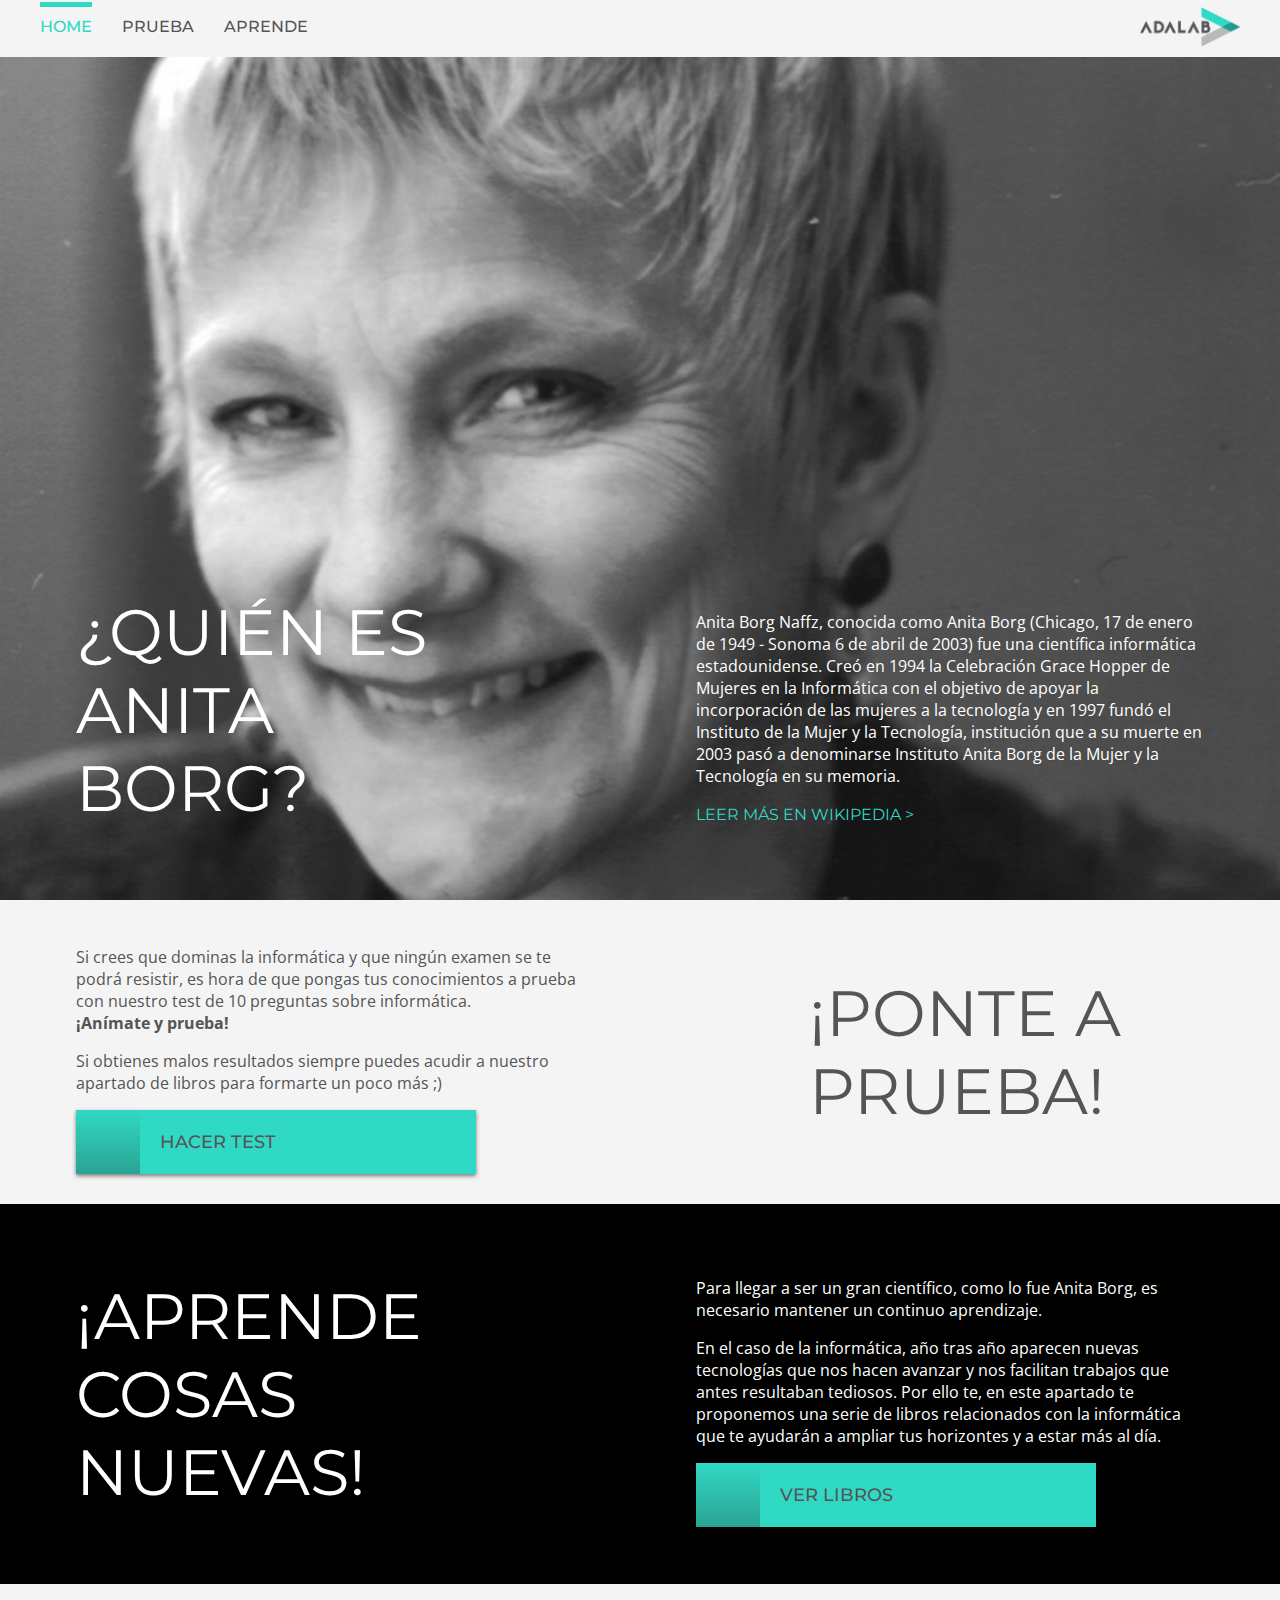
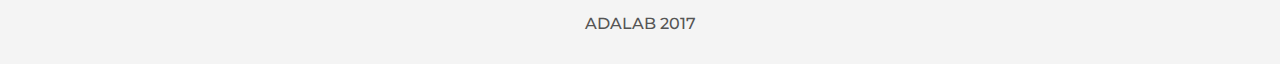
<file: index.html>
<!DOCTYPE html>
<html>

<head>
  <meta charset="utf-8">
  <meta name="viewport" content="width=device-width">
  <title>Anita Borg</title>
  <link href="https://fonts.googleapis.com/css?family=Montserrat:400,500|Open+Sans:400,700" rel="stylesheet">
  <link rel="stylesheet" href="css/index.css">
</head>

<body>
  <header class="header header-hero">
    <ul class="nav">
      <li class="uppercase">
        <a href="index.html" class="link-item nav-active">Home</a>
      </li>
      <li class="uppercase">
        <a href="quiz.html" class="link-item space-link">Prueba</a>
      </li>
      <li class="uppercase">
        <a href="learn.html" class="link-item">Aprende</a>
      </li>
    </ul>
    <a href="http://adalab.es/" target="_blank" class="logo-adalab">
      <img class="img-logo" src="images/logo-adalab.png" alt="Logo Adalab">
    </a>
  </header>
  <div class="photo-hero">
  </div>
  <div class="text-block section-dark transparent-block">

      <h1 class="uppercase title-block ">¿Quién es<br>Anita Borg?</h1>
    <div class="text-and-link">
      <p>
        Anita Borg Naffz, conocida como Anita Borg (Chicago, 17 de enero de 1949 - Sonoma 6 de abril de 2003) fue una científica informática estadounidense. Creó en 1994 la Celebración Grace Hopper de Mujeres en la Informática con el objetivo de apoyar la incorporación
        de las mujeres a la tecnología y en 1997 fundó el Instituto de la Mujer y la Tecnología, institución que a su muerte en 2003 pasó a denominarse Instituto Anita Borg de la Mujer y la Tecnología en su memoria.
      </p>
      <a class="uppercase link-wiki" target="_black" href="https://es.wikipedia.org/wiki/Anita_Borg">Leer más en wikipedia ></a>
    </div>

  </div>

  <div class="text-block section-light">
    <h1 class="uppercase title-block ">¡Ponte a prueba!</h1>
    <div class="text-and-link section-reverse">
      <p>
        Si crees que dominas la informática y que ningún examen se te podrá resistir, es hora de que pongas tus conocimientos a prueba con nuestro test de 10 preguntas sobre informática.
        <br><span class="bold-text">¡Anímate y prueba!</span>
      </p>
      <p>Si obtienes malos resultados siempre puedes acudir a nuestro apartado de libros para formarte un poco más ;)
      </p>
      <a href="quiz.html" class="btn">
        <div class="gradient-btn-start"></div>
        <p class="uppercase btn-text">Hacer Test</p>
      </a>
    </div>
  </div>

  <div class="text-block section-dark">
    <h1 class="uppercase title-block ">¡Aprende cosas nuevas!</h1>
    <div class="text-and-link ">
      <p>
        Para llegar a ser un gran científico, como lo fue Anita Borg, es necesario mantener un continuo aprendizaje.
      </p>
      <p>En el caso de la informática, año tras año aparecen nuevas tecnologías que nos hacen avanzar y nos facilitan trabajos que antes resultaban tediosos. Por ello te, en este apartado te proponemos una serie de libros relacionados con la informática
        que te ayudarán a ampliar tus horizontes y a estar más al día.
      </p>
      <a href="learn.html" class="btn">
        <div class="gradient-btn-start"></div>
        <p class="uppercase btn-text">Ver libros</p>
      </a>
    </div>
  </div>

  <footer class="footer">
    <p class="uppercase copyright">Adalab 2017</p>
  </footer>

</body>

</html>
</file>
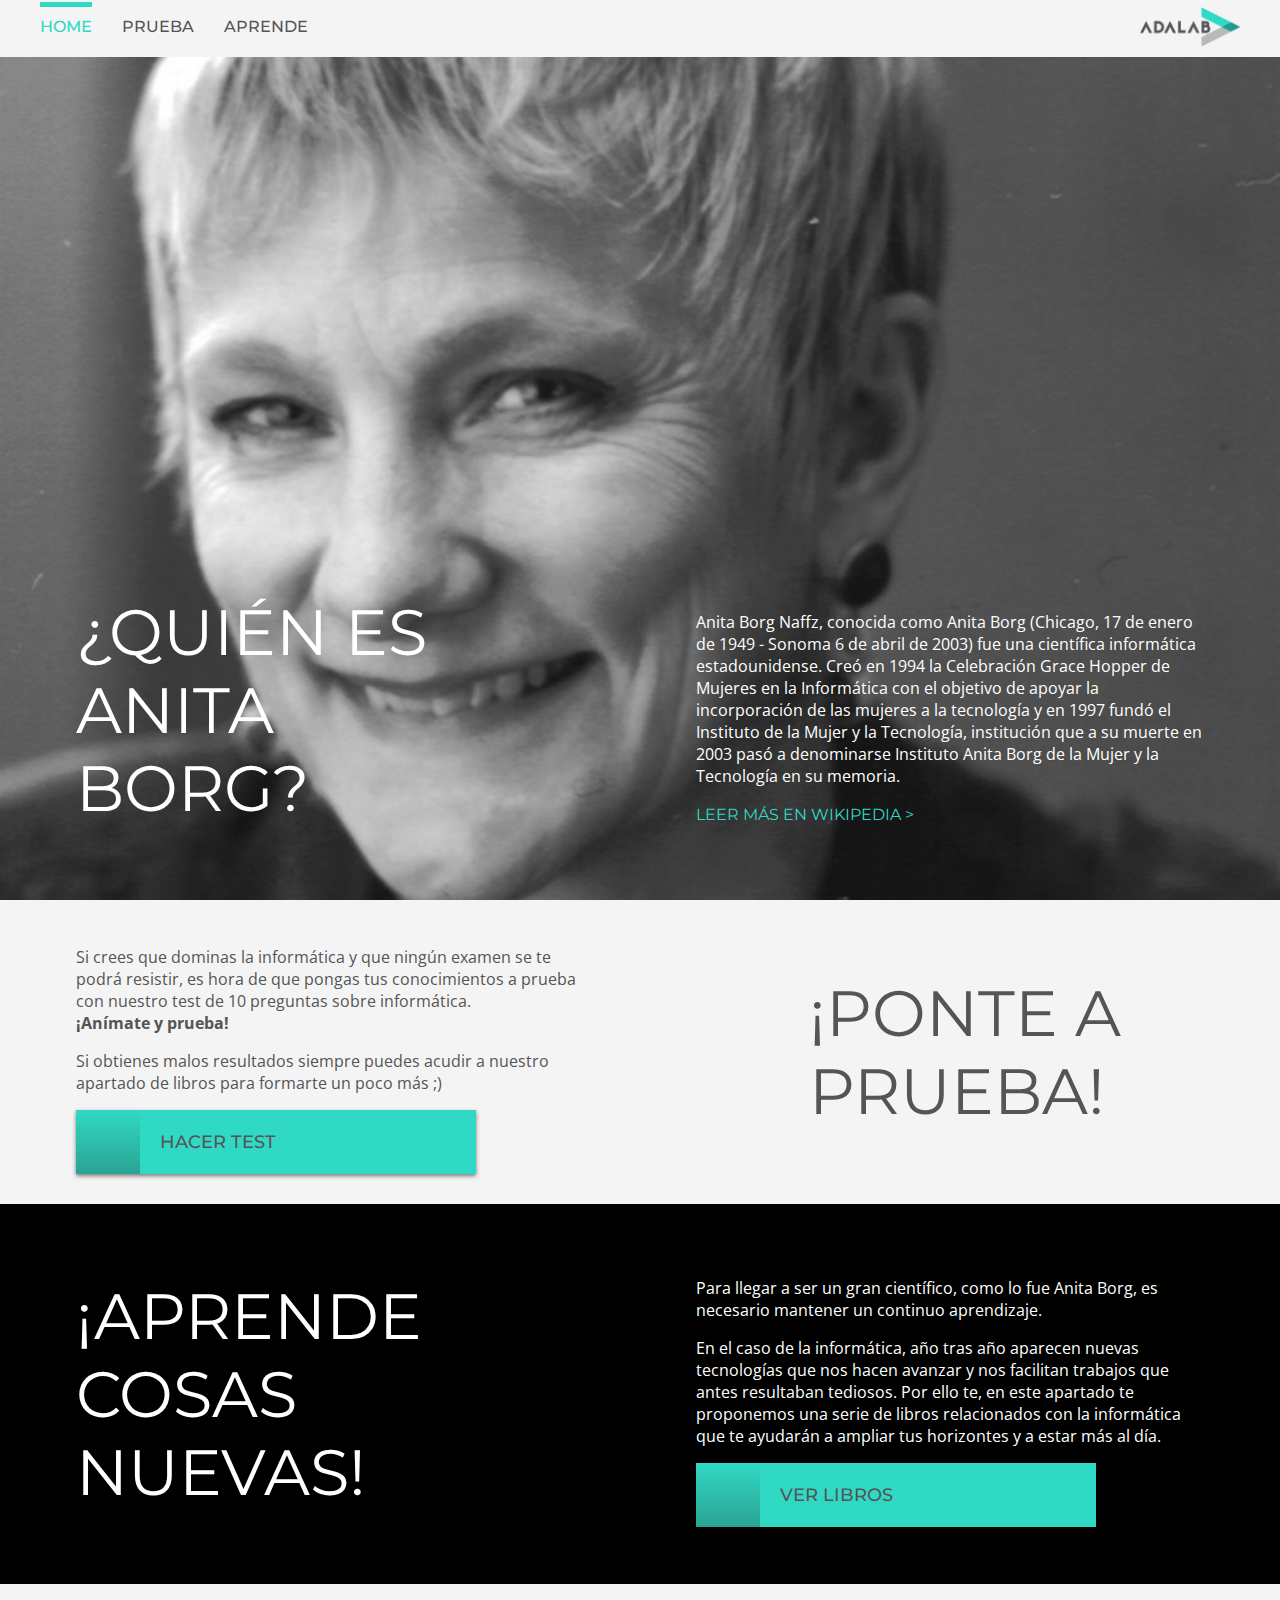
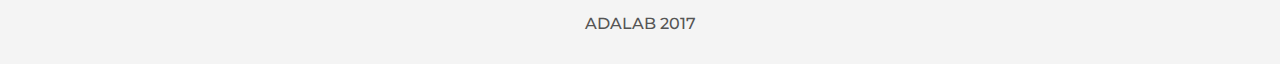
<file: anitaBorg/index.html>
<!DOCTYPE html>
<html>

<head>
  <meta charset="utf-8">
  <meta name="viewport" content="width=device-width">
  <title>Anita Borg</title>
  <link href="https://fonts.googleapis.com/css?family=Montserrat:400,500|Open+Sans:400,700" rel="stylesheet">
  <link rel="stylesheet" href="css/index.css">
</head>

<body>
  <header class="header header-hero">
    <ul class="nav">
      <li class="uppercase">
        <a href="index.html" class="link-item nav-active">Home</a>
      </li>
      <li class="uppercase">
        <a href="quiz.html" class="link-item space-link">Prueba</a>
      </li>
      <li class="uppercase">
        <a href="learn.html" class="link-item">Aprende</a>
      </li>
    </ul>
    <a href="http://adalab.es/" target="_blank" class="logo-adalab">
      <img class="img-logo" src="images/logo-adalab.png" alt="Logo Adalab">
    </a>
  </header>
  <div class="photo-hero">
  </div>
  <div class="text-block section-dark transparent-block">
    <h1 class="uppercase title-block ">¿Quién es<br>Anita Borg?</h1>
    <div class="text-and-link">
      <p>
        Anita Borg Naffz, conocida como Anita Borg (Chicago, 17 de enero de 1949 - Sonoma 6 de abril de 2003) fue una científica informática estadounidense. Creó en 1994 la Celebración Grace Hopper de Mujeres en la Informática con el objetivo de apoyar la incorporación
        de las mujeres a la tecnología y en 1997 fundó el Instituto de la Mujer y la Tecnología, institución que a su muerte en 2003 pasó a denominarse Instituto Anita Borg de la Mujer y la Tecnología en su memoria.
      </p>
      <a class="uppercase link-wiki" target="_black" href="https://es.wikipedia.org/wiki/Anita_Borg">Leer más en wikipedia ></a>
    </div>
  </div>

  <div class="text-block section-light">
    <h1 class="uppercase title-block ">¡Ponte a prueba!</h1>
    <div class="text-and-link section-reverse">
      <p>
        Si crees que dominas la informática y que ningún examen se te podrá resistir, es hora de que pongas tus conocimientos a prueba con nuestro test de 10 preguntas sobre informática.
        <br><span class="bold-text">¡Anímate y prueba!</span>
      </p>
      <p>Si obtienes malos resultados siempre puedes acudir a nuestro apartado de libros para formarte un poco más ;)
      </p>
      <a href="quiz.html" class="btn">
        <div class="gradient-btn-start"></div>
        <p class="uppercase btn-text">Hacer Test</p>
      </a>
    </div>
  </div>

  <div class="text-block section-dark">
    <h1 class="uppercase title-block ">¡Aprende cosas nuevas!</h1>
    <div class="text-and-link ">
      <p>
        Para llegar a ser un gran científico, como lo fue Anita Borg, es necesario mantener un continuo aprendizaje.
      </p>
      <p>En el caso de la informática, año tras año aparecen nuevas tecnologías que nos hacen avanzar y nos facilitan trabajos que antes resultaban tediosos. Por ello te, en este apartado te proponemos una serie de libros relacionados con la informática
        que te ayudarán a ampliar tus horizontes y a estar más al día.
      </p>
      <a href="learn.html" class="btn">
        <div class="gradient-btn-start"></div>
        <p class="uppercase btn-text">Ver libros</p>
      </a>
    </div>
  </div>

  <footer class="footer">
    <p class="uppercase copyright">Adalab 2017</p>
  </footer>

</body>

</html>
</file>
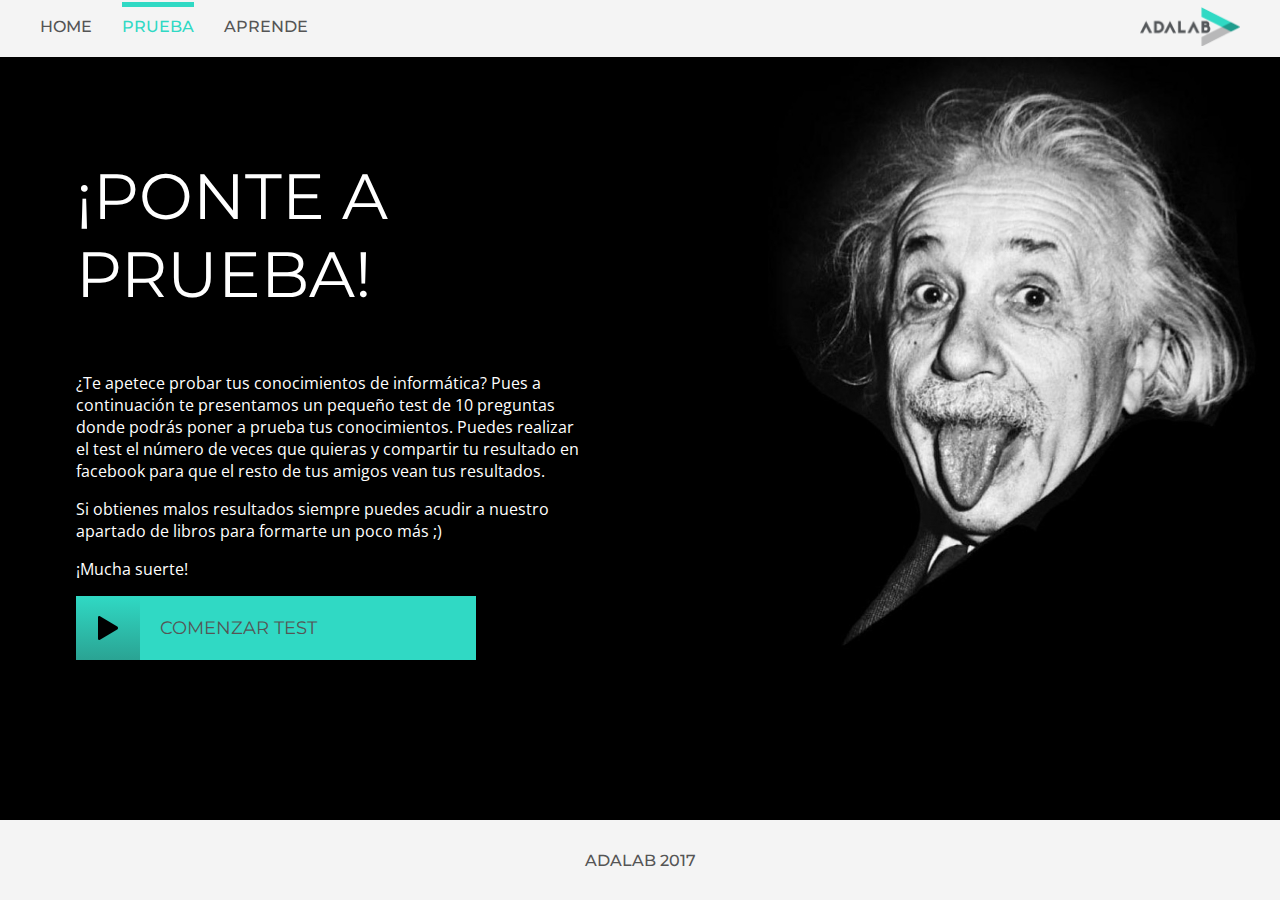
<file: quiz.html>
<!DOCTYPE html>
<html>

<head>
  <meta charset="utf-8">
  <meta name="viewport" content="width=device-width">
  <meta property="og:url"                content="https://adalab.github.io/anitaBorg/quiz.html" />
  <meta property="og:type"               content="website"/>
  <meta property="og:title"              content="¡Ponte a Prueba!" id="result-facebook"/>
  <meta property="og:description"        content="¿Te apetece probar tus conocimientos de informática? Pues a continuación te presentamos un pequeño test de 10 preguntas donde podrás poner a prueba tus conocimientos." />
  <meta property="og:image:url"          content="images/app-image.JPG"/>
  <title>Anita Borg</title>
  <link href="https://fonts.googleapis.com/css?family=Montserrat:400,500|Open+Sans:400,700" rel="stylesheet">
  <link rel="stylesheet" href="css/index.css">
</head>

<body>
  <script>
    window.fbAsyncInit = function() {
      FB.init({
        appId      : '283603242103495',
        xfbml      : true,
        version    : 'v2.9'
      });
      FB.AppEvents.logPageView();
    };

   (function(d, s, id){
       var js, fjs = d.getElementsByTagName(s)[0];
       if (d.getElementById(id)) {return;}
       js = d.createElement(s); js.id = id;
       js.src = "//connect.facebook.net/en_US/sdk.js";
       fjs.parentNode.insertBefore(js, fjs);
     }(document, 'script', 'facebook-jssdk'));
  </script>
  <div class="container">
    <header class="header">
      <ul class="nav">
        <li class="uppercase">
          <a href="index.html" class="link-item">Home</a>
        </li>
        <li class="uppercase">
          <a href="quiz.html" class="link-item space-link nav-active">Prueba</a>
        </li>
        <li class="uppercase">
          <a href="learn.html" class="link-item">Aprende</a>
        </li>
      </ul>
      <a href="http://adalab.es/" target="_blank" class="logo-adalab">
        <img class="img-logo" src="images/logo-adalab.png" alt="Logo Adalab">
      </a>
    </header>

    <main class="main-quiz">
      <div class="img-einstein"><img src="images/einstein.jpg" alt=""></div>
      <div class="transparent-block-page">
        <h1 class="uppercase title-block-quiz">¡Ponte a prueba!</h1>
        <div class="text-and-link-quiz">
          <p>
            ¿Te apetece probar tus conocimientos de informática? Pues a continuación te presentamos un pequeño test de 10 preguntas donde podrás poner a prueba tus conocimientos. Puedes realizar el test el número de veces que quieras y compartir tu resultado en facebook
            para que el resto de tus amigos vean tus resultados.
          </p>
          <p>
            Si obtienes malos resultados siempre puedes acudir a nuestro apartado de libros para formarte un poco más ;)
          </p>
          <p>
            ¡Mucha suerte!
          </p>
          <button type="button" name="button-quiz" class="btn btn-quiz">
            <div class="gradient-btn-start">
              <img  class="icon-btn" src="images/play.png" alt="Boton Play">
            </div>
            <p class="uppercase btn-text">Comenzar Test</p>
          </button>
        </div>
      </div>

      <div class="quiz-modal zoomIn">
        <div class="info-quiz">
          <button class="btn-close" type="button" name="button"><img src="images/cross.png" alt=""></button>
          <div class="question-quiz">
            <div class="text-quiz">
              <p class="number-question"></p>
              <p class="question-text"></p>
              <div class="container-option-quiz">
                <input class="radio-format " id="option1" type="radio" name="radiogroup" value="0">
                <label class="option-quiz" id="answer1" for="option1"></label>
              </div>
              <div class="container-option-quiz">
                <input class="radio-format" id="option2" type="radio" name="radiogroup" value="1">
                <label class="option-quiz" id="answer2" for="option2"></label>
              </div>
              <div class="container-option-quiz">
                <input class="radio-format" id="option3" type="radio" name="radiogroup" value="2">
                <label class="option-quiz" id="answer3" for="option3"></label>
              </div>
              <div class="container-option-quiz">
                <input class="radio-format" id="option4" type="radio" name="radiogroup" value="3">
                <label class="option-quiz" id="answer4" for="option4"></label>
              </div>
            </div>

            <div class="score-page hidden">
              <p class="title-result">Resultado</p>
              <p class="subtitle-result">Tu puntuación total es de:</p>
              <p class="score"></p>
           </div>
           <div class="two-buttons">
             <button type="button" name="button-quiz" class="btn btn-next">
               <div class="gradient-btn-start">
               </div>
               <p class="uppercase btn-text">Siguiente</p>
             </button>
             <button type="button" name="button-facebook" class="btn fb-button hidden" target="_blank">
               <div class="gradient-btn-start">
                 <img class="icon-btn" src="images/facebook-icon.png" alt="Boton Compartir Facebook">
               </div>
               <p class="uppercase btn-text">Compartir en Facebook</p>
             </a>
           </div>
          </div>
        </div>
      </div>
    </main>

    <footer class="footer">
      <p class="uppercase copyright">Adalab 2017</p>
    </footer>
  </div>

  <script src="js/modal.js" charset="utf-8"></script>
  <script src="js/quiz.js" charset="utf-8"></script>
</body>

</html>
</file>
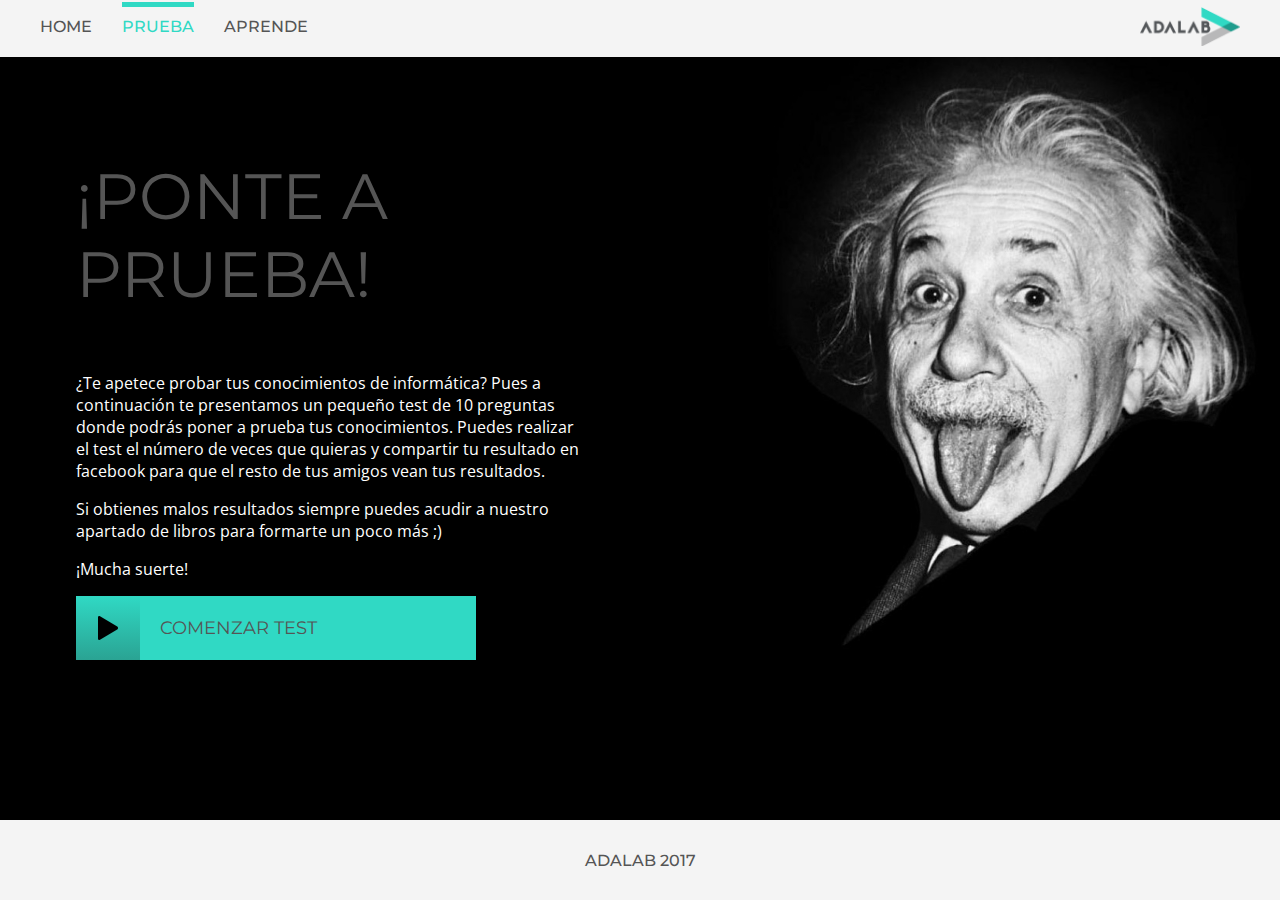
<file: anitaBorg/quiz.html>
<!DOCTYPE html>
<html>

<head>
  <meta charset="utf-8">
  <meta name="viewport" content="width=device-width">
  <meta property="og:url"                content="https://adalab.github.io/anitaBorg/quiz.html" />
  <meta property="og:type"               content="website"/>
  <meta property="og:title"              content="¡Ponte a Prueba!" id="result-facebook"/>
  <meta property="og:description"        content="¿Te apetece probar tus conocimientos de informática? Pues a continuación te presentamos un pequeño test de 10 preguntas donde podrás poner a prueba tus conocimientos." />
  <meta property="og:image:url"          content="images/app-image.JPG"/>
  <title>Anita Borg</title>
  <link href="https://fonts.googleapis.com/css?family=Montserrat:400,500|Open+Sans:400,700" rel="stylesheet">
  <link rel="stylesheet" href="css/index.css">
</head>

<body>
  <script>
    window.fbAsyncInit = function() {
      FB.init({
        appId      : '283603242103495',
        xfbml      : true,
        version    : 'v2.9'
      });
      FB.AppEvents.logPageView();
    };

   (function(d, s, id){
       var js, fjs = d.getElementsByTagName(s)[0];
       if (d.getElementById(id)) {return;}
       js = d.createElement(s); js.id = id;
       js.src = "//connect.facebook.net/en_US/sdk.js";
       fjs.parentNode.insertBefore(js, fjs);
     }(document, 'script', 'facebook-jssdk'));
  </script>
  <div class="container">
    <header class="header">
      <ul class="nav">
        <li class="uppercase">
          <a href="index.html" class="link-item">Home</a>
        </li>
        <li class="uppercase">
          <a href="quiz.html" class="link-item space-link nav-active">Prueba</a>
        </li>
        <li class="uppercase">
          <a href="learn.html" class="link-item">Aprende</a>
        </li>
      </ul>
      <a href="http://adalab.es/" target="_blank" class="logo-adalab">
        <img class="img-logo" src="images/logo-adalab.png" alt="Logo Adalab">
      </a>
    </header>

    <main class="main-quiz">
      <div class="img-einstein"><img src="images/einstein.jpg" alt=""></div>
      <div class="transparent-block-page">
        <h1 class="uppercase title-block-quiz">¡Ponte a prueba!</h1>
        <div class="text-and-link-quiz">
          <p>
            ¿Te apetece probar tus conocimientos de informática? Pues a continuación te presentamos un pequeño test de 10 preguntas donde podrás poner a prueba tus conocimientos. Puedes realizar el test el número de veces que quieras y compartir tu resultado en facebook
            para que el resto de tus amigos vean tus resultados.
          </p>
          <p>
            Si obtienes malos resultados siempre puedes acudir a nuestro apartado de libros para formarte un poco más ;)
          </p>
          <p>
            ¡Mucha suerte!
          </p>
          <button type="button" name="button-quiz" class="btn btn-quiz">
            <div class="gradient-btn-start">
              <img  class="icon-btn" src="images/play.png" alt="Boton Play">
            </div>
            <p class="uppercase btn-text">Comenzar Test</p>
          </button>
        </div>
      </div>

      <div class="quiz-modal">
        <div class="info-quiz">
          <button class="btn-close" type="button" name="button"><img src="images/cross.png" alt=""></button>
          <div class="question-quiz">
            <div class="text-quiz">
              <p class="number-question"></p>
              <p class="question-text"></p>
              <div class="container-option-quiz">
                <input class="radio-format " id="option1" type="radio" name="radiogroup" value="0">
                <label class="option-quiz" id="answer1" for="option1"></label>
              </div>
              <div class="container-option-quiz">
                <input class="radio-format" id="option2" type="radio" name="radiogroup" value="1">
                <label class="option-quiz" id="answer2" for="option2"></label>
              </div>
              <div class="container-option-quiz">
                <input class="radio-format" id="option3" type="radio" name="radiogroup" value="2">
                <label class="option-quiz" id="answer3" for="option3"></label>
              </div>
              <div class="container-option-quiz">
                <input class="radio-format" id="option4" type="radio" name="radiogroup" value="3">
                <label class="option-quiz" id="answer4" for="option4"></label>
              </div>
            </div>

            <div class="score-page hidden">
              <p class="title-result">Resultado</p>
              <p class="subtitle-result">Tu puntuación total es de:</p>
              <p class="score"></p>
           </div>
           <div class="two-buttons">
             <button type="button" name="button-quiz" class="btn btn-next">
               <div class="gradient-btn-start">
               </div>
               <p class="uppercase btn-text">Siguiente</p>
             </button>
             <button type="button" name="button-facebook" class="btn fb-button hidden" target="_blank">
               <div class="gradient-btn-start">
                 <img class="icon-btn" src="images/facebook-icon.png" alt="Boton Compartir Facebook">
               </div>
               <p class="uppercase btn-text">Compartir en Facebook</p>
             </a>
           </div>
          </div>
        </div>
      </div>
    </main>

    <footer class="footer">
      <p class="uppercase copyright">Adalab 2017</p>
    </footer>
  </div>

  <script src="js/modal.js" charset="utf-8"></script>
  <script src="js/quiz.js" charset="utf-8"></script>
</body>

</html>
</file>
<file: css/index.css>
* {
  -webkit-box-sizing: border-box;
          box-sizing: border-box; }

body {
  margin: 0; }

a {
  text-decoration: none; }

.container {
  display: -webkit-box;
  display: -ms-flexbox;
  display: flex;
  -webkit-box-orient: vertical;
  -webkit-box-direction: normal;
      -ms-flex-direction: column;
          flex-direction: column;
  min-height: 100vh; }

.container-option-quiz {
  display: -webkit-box;
  display: -ms-flexbox;
  display: flex;
  -webkit-box-orient: horizontal;
  -webkit-box-direction: normal;
      -ms-flex-direction: row;
          flex-direction: row; }

body {
  font-family: "Open Sans", sans-serif;
  font-size: 16px; }

h1, h2, h3, h4, h5, h6, a {
  font-family: "Montserrat", sans-serif;
  font-weight: 500; }

.bold-text {
  font-weight: 700; }

.btn {
  border: none;
  padding: 0;
  background-color: #30d9c4;
  -webkit-box-shadow: 0 2px 4px 0 rgba(0, 0, 0, 0.5);
          box-shadow: 0 2px 4px 0 rgba(0, 0, 0, 0.5);
  width: 100%;
  max-width: 280px;
  height: 40px;
  display: -webkit-box;
  display: -ms-flexbox;
  display: flex;
  -webkit-box-align: center;
      -ms-flex-align: center;
          align-items: center;
  margin: 0 auto;
  font-size: 15px;
  cursor: pointer; }

.gradient-btn-start {
  height: 40px;
  width: 40px;
  background-image: -webkit-gradient(linear, left top, left bottom, from(#30d9c4), to(#2aa393));
  background-image: linear-gradient(to bottom, #30d9c4, #2aa393);
  display: -webkit-box;
  display: -ms-flexbox;
  display: flex;
  -webkit-box-align: center;
      -ms-flex-align: center;
          align-items: center;
  -webkit-box-pack: center;
      -ms-flex-pack: center;
          justify-content: center; }

.btn-text {
  margin: 0;
  margin-left: 20px;
  font-family: "Montserrat", sans-serif;
  color: #555;
  font-size: 18px; }

.icon-btn {
  width: 32px; }

.btn-next {
  margin-top: 15px; }

@media (min-width: 800px) {
  .btn {
    width: 400px;
    max-width: 400px;
    height: 64px;
    margin: 0; }

  .btn-next {
    margin-top: 15px; }

  .gradient-btn-start {
    width: 16%;
    height: 64px; } }
input[type="radio"] {
  display: none; }

input[type="radio"] + label {
  padding: 0 0 0 1.5em;
  position: relative; }

input[type="radio"] + label::before {
  background: #fff;
  border-radius: 50%;
  -webkit-box-shadow: 0 0 0 2px #fff, 0 0 0 4px #333;
          box-shadow: 0 0 0 2px #fff, 0 0 0 4px #333;
  content: "";
  display: inline-block;
  height: 0.5em;
  left: 0.25em;
  position: absolute;
  top: 0.45em;
  width: 0.5em; }

input[type="radio"]:checked + label:before {
  background: #30d9c4; }

input[type="radio"]:disabled + label {
  color: #999; }

input[type="radio"]:disabled + label:before {
  background: #999;
  -webkit-box-shadow: 0 0 0 2px #fff, 0 0 0 4px #999;
          box-shadow: 0 0 0 2px #fff, 0 0 0 4px #999; }

.text-block {
  padding: 20px; }

.title-block {
  font-size: 1.5em;
  text-align: center; }

.link-wiki {
  font-weight: 400;
  color: #30d9c4;
  -webkit-transition: color 0.5s;
  transition: color 0.5s; }

.link-wiki:hover {
  color: #fff; }

.section-dark {
  color: #fff;
  background-color: #000; }

.section-light {
  color: #555;
  background-color: #f4f4f4; }

.section-reverse {
  -webkit-box-ordinal-group: 0;
      -ms-flex-order: -1;
          order: -1; }

@media (min-width: 800px) {
  .text-block {
    display: -webkit-box;
    display: -ms-flexbox;
    display: flex;
    -webkit-box-pack: justify;
        -ms-flex-pack: justify;
            justify-content: space-between;
    -webkit-box-align: center;
        -ms-flex-align: center;
            align-items: center;
    padding: 30px 76px; }

  .photo-hero {
    position: relative; }

  .title-block {
    width: 35%;
    font-size: 4em;
    font-weight: 400;
    text-align: left; }

  .text-and-link {
    width: 45%; }

  .transparent-block {
    position: absolute;
    bottom: 0;
    background-color: transparent; } }
.photo-hero {
  width: 100%;
  height: 180px;
  background-image: url("../images/borg.jpg");
  background-repeat: no-repeat;
  background-size: cover;
  background-position: center; }

@media (min-width: 800px) {
  .photo-hero {
    width: 100%;
    height: 100vh;
    background-image: url("../images/borg.jpg");
    background-repeat: no-repeat;
    background-attachment: fixed;
    background-size: cover;
    background-position: center; } }
.main-learn {
  background-color: #000;
  -webkit-box-flex: 1;
      -ms-flex-positive: 1;
          flex-grow: 1; }

.title-block-learn {
  text-align: center; }

#grid-books {
  display: -webkit-box;
  display: -ms-flexbox;
  display: flex;
  -ms-flex-wrap: wrap;
      flex-wrap: wrap;
  -webkit-box-pack: justify;
      -ms-flex-pack: justify;
          justify-content: space-between;
  margin: 30px 20px; }

.random-book {
  display: -webkit-box;
  display: -ms-flexbox;
  display: flex;
  color: white;
  width: 100%;
  margin-bottom: 20px; }

.cover-photo-book {
  width: 125px;
  margin-right: 20px; }

.img-cover-book {
  width: 100%; }

.info-book {
  color: white;
  width: 45%; }

.random-book p {
  margin: 2px 0; }

.title-book {
  font-size: 15px; }

.author-book {
  font-size: 13px; }

.user-valoration {
  font-size: 13px; }

@media (min-width: 800px) {
  .title-block-learn {
    max-width: 568px;
    font-size: 64px;
    font-weight: 400;
    margin-top: 0;
    text-align: left; }

  .main-learn {
    padding: 100px 76px; }

  .random-book {
    display: -webkit-box;
    display: -ms-flexbox;
    display: flex;
    color: white;
    width: 50%; }

  #grid-books {
    margin: 30px 0px; } }
@media (min-width: 1200px) {
  .random-book {
    width: 28%; } }
.main-quiz {
  background-color: black;
  padding-top: 44px;
  position: relative;
  -webkit-box-flex: 1;
      -ms-flex-positive: 1;
          flex-grow: 1; }

.img-einstein {
  width: 100%; }

.img-einstein img {
  width: 100%; }

.transparent-block-page {
  display: -webkit-box;
  display: -ms-flexbox;
  display: flex;
  -webkit-box-orient: vertical;
  -webkit-box-direction: normal;
      -ms-flex-direction: column;
          flex-direction: column;
  padding: 0 20px 30px;
  color: white; }

.title-block-quiz {
  color: #fff;
  text-align: center; }

.quiz-modal {
  position: absolute;
  z-index: 99;
  width: 100%;
  height: 100%;
  background-color: rgba(0, 0, 0, 0.9);
  top: 0;
  left: 0;
  display: none; }

.info-quiz {
  width: 80%;
  max-width: 900px;
  margin: 20px auto 0;
  background-color: white;
  display: -webkit-box;
  display: -ms-flexbox;
  display: flex;
  -webkit-box-orient: vertical;
  -webkit-box-direction: normal;
      -ms-flex-direction: column;
          flex-direction: column;
  color: #555; }

.btn-close {
  -ms-flex-item-align: end;
      align-self: flex-end;
  background-color: transparent;
  border: none;
  font-weight: 700;
  cursor: pointer;
  margin-top: 10px;
  margin-right: 10px; }

.question-quiz {
  display: -webkit-box;
  display: -ms-flexbox;
  display: flex;
  -webkit-box-orient: vertical;
  -webkit-box-direction: normal;
      -ms-flex-direction: column;
          flex-direction: column;
  padding: 0 50px 50px;
  color: #555; }

.number-question {
  font-size: 24px;
  margin: 0;
  color: #555; }

.question-text {
  font-size: 18px;
  color: #555; }

.container-option-quiz {
  margin: 5px 0; }

.option-quiz {
  margin: 10px 0;
  cursor: pointer; }

.radio-format {
  cursor: pointer;
  background-color: transparent;
  border: black; }

.title-result {
  font-size: 24px;
  color: #555;
  text-align: center;
  margin: 0; }

.subtitle-result {
  font-size: 18px;
  text-align: center;
  color: #555;
  margin-bottom: 0; }

.score {
  font-size: 100px;
  color: #555;
  text-align: center;
  margin: 0; }

.fb-button {
  text-align: center; }

@media (min-width: 800px) {
  .transparent-block-page {
    width: 45%;
    padding: 0; }

  .title-block-quiz {
    max-width: 350px;
    font-size: 64px;
    font-weight: 400;
    margin-top: 0;
    text-align: left; }

  .main-quiz {
    background-image: url("../images/einstein.jpg");
    background-repeat: no-repeat;
    background-position: top right;
    background-size: 40%;
    background-attachment: scroll;
    padding: 100px 76px; }

  .img-einstein {
    display: none; }

  .img-einstein img {
    width: 100%; }

  .text-block-colum {
    -webkit-box-orient: vertical;
    -webkit-box-direction: normal;
        -ms-flex-direction: column;
            flex-direction: column;
    -webkit-box-align: start;
        -ms-flex-align: start;
            align-items: flex-start; }

  .number-question {
    font-size: 64px; }

  .question-text {
    font-size: 30px; }

  .title-result {
    font-size: 64px;
    text-align: left; }

  .subtitle-result {
    font-size: 30px;
    text-align: left; }

  .score {
    font-size: 200px; }

  .fb-button {
    text-align: left; } }
.header {
  display: -webkit-box;
  display: -ms-flexbox;
  display: flex;
  -webkit-box-orient: vertical;
  -webkit-box-direction: normal;
      -ms-flex-direction: column;
          flex-direction: column;
  -webkit-box-align: center;
      -ms-flex-align: center;
          align-items: center;
  padding: 0 20px;
  z-index: 99;
  background: #f4f4f4;
  width: 100%; }

.nav {
  list-style: none;
  display: -webkit-box;
  display: -ms-flexbox;
  display: flex;
  padding: 0;
  padding-top: 15px;
  margin: 0;
  margin-bottom: 20px; }

.link-item {
  color: #555;
  padding-top: 10px;
  -webkit-transition: color 0.5s, border 0.5s;
  transition: color 0.5s, border 0.5s;
  font-weight: 500; }

.space-link {
  margin: 0 20px; }

.link-item:hover {
  color: #30d9c4; }

.logo-adalab {
  width: 100px; }

.img-logo {
  width: 100%; }

@media (min-width: 800px) {
  .header {
    -webkit-box-orient: horizontal;
    -webkit-box-direction: normal;
        -ms-flex-direction: row;
            flex-direction: row;
    -webkit-box-pack: justify;
        -ms-flex-pack: justify;
            justify-content: space-between;
    padding: 0 40px; }

  .header-hero {
    position: absolute; }

  .space-link {
    margin: 0 30px; } }
.footer {
  color: #555;
  font-family: "Montserrat", sans-serif;
  font-weight: 500;
  display: -webkit-box;
  display: -ms-flexbox;
  display: flex;
  -webkit-box-pack: center;
      -ms-flex-pack: center;
          justify-content: center;
  -webkit-box-align: center;
      -ms-flex-align: center;
          align-items: center;
  height: 5em;
  background-color: #f4f4f4;
  width: 100%; }

@keyframes zoomIn {
  from {
    opacity: 0;
    -webkit-transform: scale3d(0.3, 0.3, 0.3);
            transform: scale3d(0.3, 0.3, 0.3); }
  50% {
    opacity: 1; } }
.zoomIn {
  -webkit-animation-name: zoomIn;
          animation-name: zoomIn;
  -webkit-animation-duration: 1s;
          animation-duration: 1s; }


.uppercase {
  text-transform: uppercase; }

.bold {
  font-weight: 500; }

.nav-active {
  color: #30d9c4;
  border-top: 5px solid #30d9c4; }

.modal-on {
  display: block; }

.hidden {
  display: none; }

/*# sourceMappingURL=index.css.map */
</file>
<file: anitaBorg/css/index.css>
* {
  -webkit-box-sizing: border-box;
          box-sizing: border-box; }

body {
  margin: 0; }

a {
  text-decoration: none; }

.container {
  display: -webkit-box;
  display: -ms-flexbox;
  display: flex;
  -webkit-box-orient: vertical;
  -webkit-box-direction: normal;
      -ms-flex-direction: column;
          flex-direction: column;
  min-height: 100vh; }

.container-option-quiz {
  display: -webkit-box;
  display: -ms-flexbox;
  display: flex;
  -webkit-box-orient: horizontal;
  -webkit-box-direction: normal;
      -ms-flex-direction: row;
          flex-direction: row; }

body {
  font-family: "Open Sans", sans-serif;
  font-size: 16px; }

h1, h2, h3, h4, h5, h6, a {
  font-family: "Montserrat", sans-serif;
  font-weight: 500; }

.bold-text {
  font-weight: 700; }

input[type="radio"] {
  display: none; }

input[type="radio"] + label {
  padding: 0 0 0 1.5em;
  position: relative; }

input[type="radio"] + label::before {
  background: #fff;
  border-radius: 50%;
  -webkit-box-shadow: 0 0 0 2px #fff, 0 0 0 4px #333;
          box-shadow: 0 0 0 2px #fff, 0 0 0 4px #333;
  content: "";
  display: inline-block;
  height: 0.5em;
  left: 0.25em;
  position: absolute;
  top: 0.45em;
  width: 0.5em; }

input[type="radio"]:checked + label:before {
  background: #30d9c4; }

input[type="radio"]:disabled + label {
  color: #999; }

input[type="radio"]:disabled + label:before {
  background: #999;
  -webkit-box-shadow: 0 0 0 2px #fff, 0 0 0 4px #999;
          box-shadow: 0 0 0 2px #fff, 0 0 0 4px #999; }

.btn {
  border: none;
  padding: 0;
  background-color: #30d9c4;
  -webkit-box-shadow: 0 2px 4px 0 rgba(0, 0, 0, 0.5);
          box-shadow: 0 2px 4px 0 rgba(0, 0, 0, 0.5);
  width: 100%;
  max-width: 280px;
  height: 40px;
  display: -webkit-box;
  display: -ms-flexbox;
  display: flex;
  -webkit-box-align: center;
      -ms-flex-align: center;
          align-items: center;
  margin: 0 auto;
  font-size: 15px;
  cursor: pointer; }

.gradient-btn-start {
  height: 40px;
  width: 40px;
  background-image: -webkit-gradient(linear, left top, left bottom, from(#30d9c4), to(#2aa393));
  background-image: linear-gradient(to bottom, #30d9c4, #2aa393);
  display: -webkit-box;
  display: -ms-flexbox;
  display: flex;
  -webkit-box-align: center;
      -ms-flex-align: center;
          align-items: center;
  -webkit-box-pack: center;
      -ms-flex-pack: center;
          justify-content: center; }

.btn-text {
  margin: 0;
  margin-left: 20px;
  font-family: "Montserrat", sans-serif;
  color: #555;
  font-size: 18px; }

.icon-btn {
  width: 32px; }

.btn-next {
  margin-top: 15px; }

@media (min-width: 800px) {
  .btn {
    width: 400px;
    max-width: 400px;
    height: 64px;
    margin: 0; }

  .btn-next {
    margin-top: 15px; }

  .gradient-btn-start {
    width: 16%;
    height: 64px; } }
.text-block {
  padding: 20px; }

.title-block {
  font-size: 1.5em;
  text-align: center; }

.link-wiki {
  font-weight: 400;
  color: #30d9c4;
  -webkit-transition: color 0.5s;
  transition: color 0.5s; }

.link-wiki:hover {
  color: #fff; }

.section-dark {
  color: #fff;
  background-color: #000; }

.section-light {
  color: #555;
  background-color: #f4f4f4; }

.section-reverse {
  -webkit-box-ordinal-group: 0;
      -ms-flex-order: -1;
          order: -1; }

@media (min-width: 800px) {
  .text-block {
    display: -webkit-box;
    display: -ms-flexbox;
    display: flex;
    -webkit-box-pack: justify;
        -ms-flex-pack: justify;
            justify-content: space-between;
    -webkit-box-align: center;
        -ms-flex-align: center;
            align-items: center;
    padding: 30px 76px; }

  .photo-hero {
    position: relative; }

  .title-block {
    width: 35%;
    font-size: 4em;
    font-weight: 400;
    text-align: left; }

  .text-and-link {
    width: 45%; }

  .transparent-block {
    position: absolute;
    bottom: 0;
    background-color: transparent; } }
.photo-hero {
  width: 100%;
  height: 180px;
  background-image: url("../images/borg.jpg");
  background-repeat: no-repeat;
  background-size: cover;
  background-position: center; }

@media (min-width: 800px) {
  .photo-hero {
    width: 100%;
    height: 100vh;
    background-image: url("../images/borg.jpg");
    background-repeat: no-repeat;
    background-attachment: fixed;
    background-size: cover;
    background-position: center; } }
.main-learn {
  background-color: #000;
  -webkit-box-flex: 1;
      -ms-flex-positive: 1;
          flex-grow: 1; }

.title-block-learn {
  text-align: center; }

#grid-books {
  display: -webkit-box;
  display: -ms-flexbox;
  display: flex;
  -ms-flex-wrap: wrap;
      flex-wrap: wrap;
  -webkit-box-pack: justify;
      -ms-flex-pack: justify;
          justify-content: space-between;
  margin: 30px 20px; }

.random-book {
  display: -webkit-box;
  display: -ms-flexbox;
  display: flex;
  -webkit-box-pack: justify;
      -ms-flex-pack: justify;
          justify-content: space-between;
  color: white;
  width: 100%;
  margin-bottom: 20px; }

.cover-photo-book {
  width: 45%; }

.img-cover-book {
  width: 100%; }

.info-book {
  color: white;
  width: 45%; }

.random-book p {
  margin: 2px 0; }

@media (min-width: 800px) {
  .title-block-learn {
    max-width: 568px;
    font-size: 64px;
    font-weight: 400;
    margin-top: 0;
    text-align: left; }

  .main-learn {
    padding: 100px 76px; }

  .random-book {
    display: -webkit-box;
    display: -ms-flexbox;
    display: flex;
    color: white;
    width: 28%; } }
.main-quiz {
  background-color: black;
  padding-top: 44px;
  position: relative;
  -webkit-box-flex: 1;
      -ms-flex-positive: 1;
          flex-grow: 1; }

.img-einstein {
  width: 100%; }

.img-einstein img {
  width: 100%; }

.transparent-block-page {
  display: -webkit-box;
  display: -ms-flexbox;
  display: flex;
  -webkit-box-orient: vertical;
  -webkit-box-direction: normal;
      -ms-flex-direction: column;
          flex-direction: column;
  padding: 0px 20px 30px;
  color: white; }

.title-block-quiz {
  color: #555;
  text-align: center; }

.quiz-modal {
  position: absolute;
  z-index: 99;
  width: 100%;
  height: 100%;
  background-color: rgba(0, 0, 0, 0.9);
  top: 0;
  left: 0;
  display: none; }

.info-quiz {
  width: 80%;
  max-width: 900px;
  margin: 20px auto 0;
  background-color: white;
  display: -webkit-box;
  display: -ms-flexbox;
  display: flex;
  -webkit-box-orient: vertical;
  -webkit-box-direction: normal;
      -ms-flex-direction: column;
          flex-direction: column;
  color: #555; }

.btn-close {
  -ms-flex-item-align: end;
      align-self: flex-end;
  background-color: transparent;
  border: none;
  font-weight: 700;
  cursor: pointer;
  margin-top: 10px;
  margin-right: 10px; }

.question-quiz {
  display: -webkit-box;
  display: -ms-flexbox;
  display: flex;
  -webkit-box-orient: vertical;
  -webkit-box-direction: normal;
      -ms-flex-direction: column;
          flex-direction: column;
  padding: 0 50px 50px;
  color: #555; }

.number-question {
  font-size: 24px;
  margin: 0;
  color: #555; }

.question-text {
  font-size: 18px;
  color: #555; }

.container-option-quiz {
  margin: 5px 0; }

.option-quiz {
  margin: 10px 0;
  cursor: pointer; }

.radio-format {
  cursor: pointer;
  background-color: transparent;
  border: black; }

@media (min-width: 800px) {
  .transparent-block-page {
    width: 45%;
    padding: 0; }

  .title-block-quiz {
    max-width: 350px;
    font-size: 64px;
    font-weight: 400;
    margin-top: 0;
    text-align: left; }

  .main-quiz {
    background-image: url("../images/einstein.jpg");
    background-repeat: no-repeat;
    background-position: top right;
    background-size: 40%;
    background-attachment: scroll;
    padding: 100px 76px; }

  .img-einstein {
    display: none; }

  .img-einstein img {
    width: 100%; }

  .text-block-colum {
    -webkit-box-orient: vertical;
    -webkit-box-direction: normal;
        -ms-flex-direction: column;
            flex-direction: column;
    -webkit-box-align: start;
        -ms-flex-align: start;
            align-items: flex-start; }

  .number-question {
    font-size: 64px; }

  .question-text {
    font-size: 30px; } }
.header {
  display: -webkit-box;
  display: -ms-flexbox;
  display: flex;
  -webkit-box-orient: vertical;
  -webkit-box-direction: normal;
      -ms-flex-direction: column;
          flex-direction: column;
  -webkit-box-align: center;
      -ms-flex-align: center;
          align-items: center;
  padding: 0 20px;
  z-index: 99;
  background: #f4f4f4;
  width: 100%; }

.nav {
  list-style: none;
  display: -webkit-box;
  display: -ms-flexbox;
  display: flex;
  padding: 0;
  padding-top: 15px;
  margin: 0;
  margin-bottom: 20px; }

.link-item {
  color: #555;
  padding-top: 10px;
  -webkit-transition: color 0.5s, border 0.5s;
  transition: color 0.5s, border 0.5s;
  font-weight: 500; }

.space-link {
  margin: 0 20px; }

.link-item:hover {
  color: #30d9c4; }

.logo-adalab {
  width: 100px; }

.img-logo {
  width: 100%; }

@media (min-width: 800px) {
  .header {
    -webkit-box-orient: horizontal;
    -webkit-box-direction: normal;
        -ms-flex-direction: row;
            flex-direction: row;
    -webkit-box-pack: justify;
        -ms-flex-pack: justify;
            justify-content: space-between;
    padding: 0 40px; }

  .header-hero {
    position: absolute; }

  .space-link {
    margin: 0 30px; } }
.footer {
  color: #555;
  font-family: "Montserrat", sans-serif;
  font-weight: 500;
  display: -webkit-box;
  display: -ms-flexbox;
  display: flex;
  -webkit-box-pack: center;
      -ms-flex-pack: center;
          justify-content: center;
  -webkit-box-align: center;
      -ms-flex-align: center;
          align-items: center;
  height: 5em;
  background-color: #f4f4f4;
  width: 100%; }

.uppercase {
  text-transform: uppercase; }

.bold {
  font-weight: 500; }

.nav-active {
  color: #30d9c4;
  border-top: 5px solid #30d9c4; }

.modal-on {
  display: block; }

.hidden {
  display: none; }

/*# sourceMappingURL=index.css.map */
</file>
